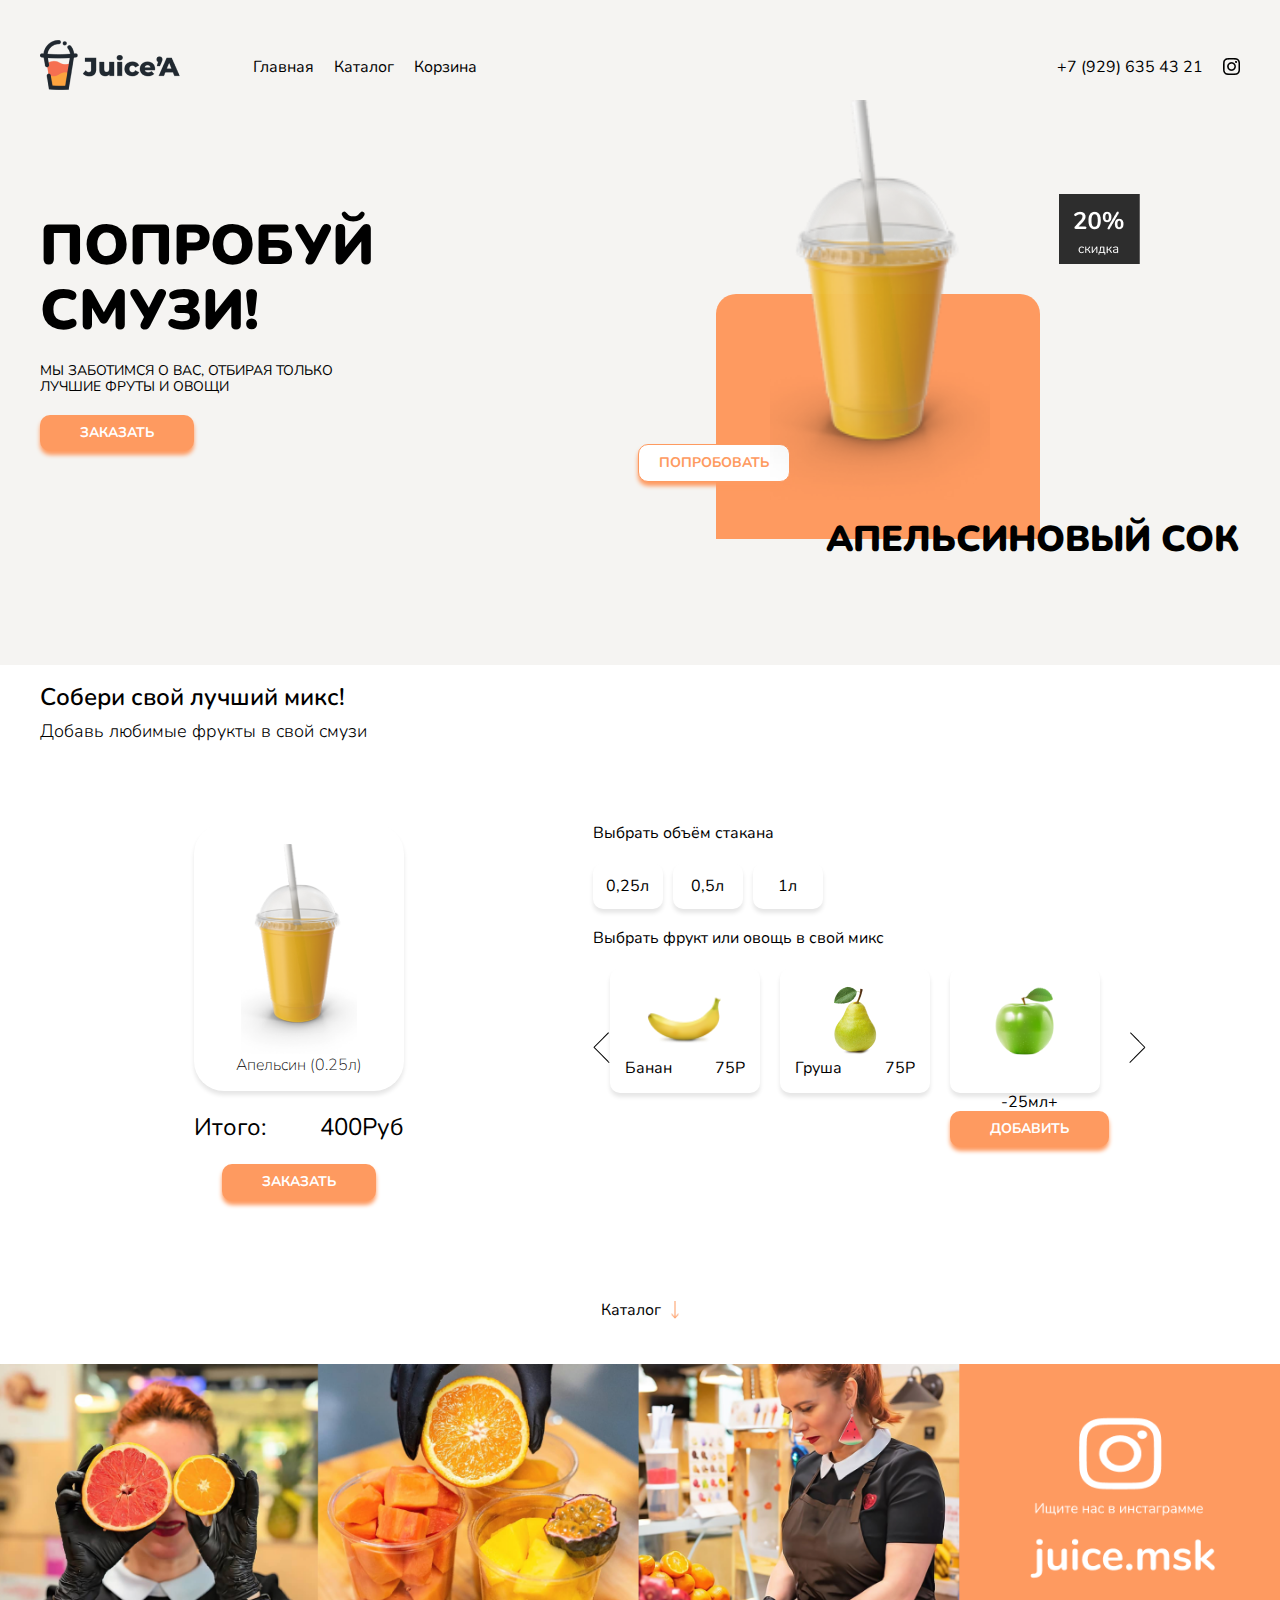
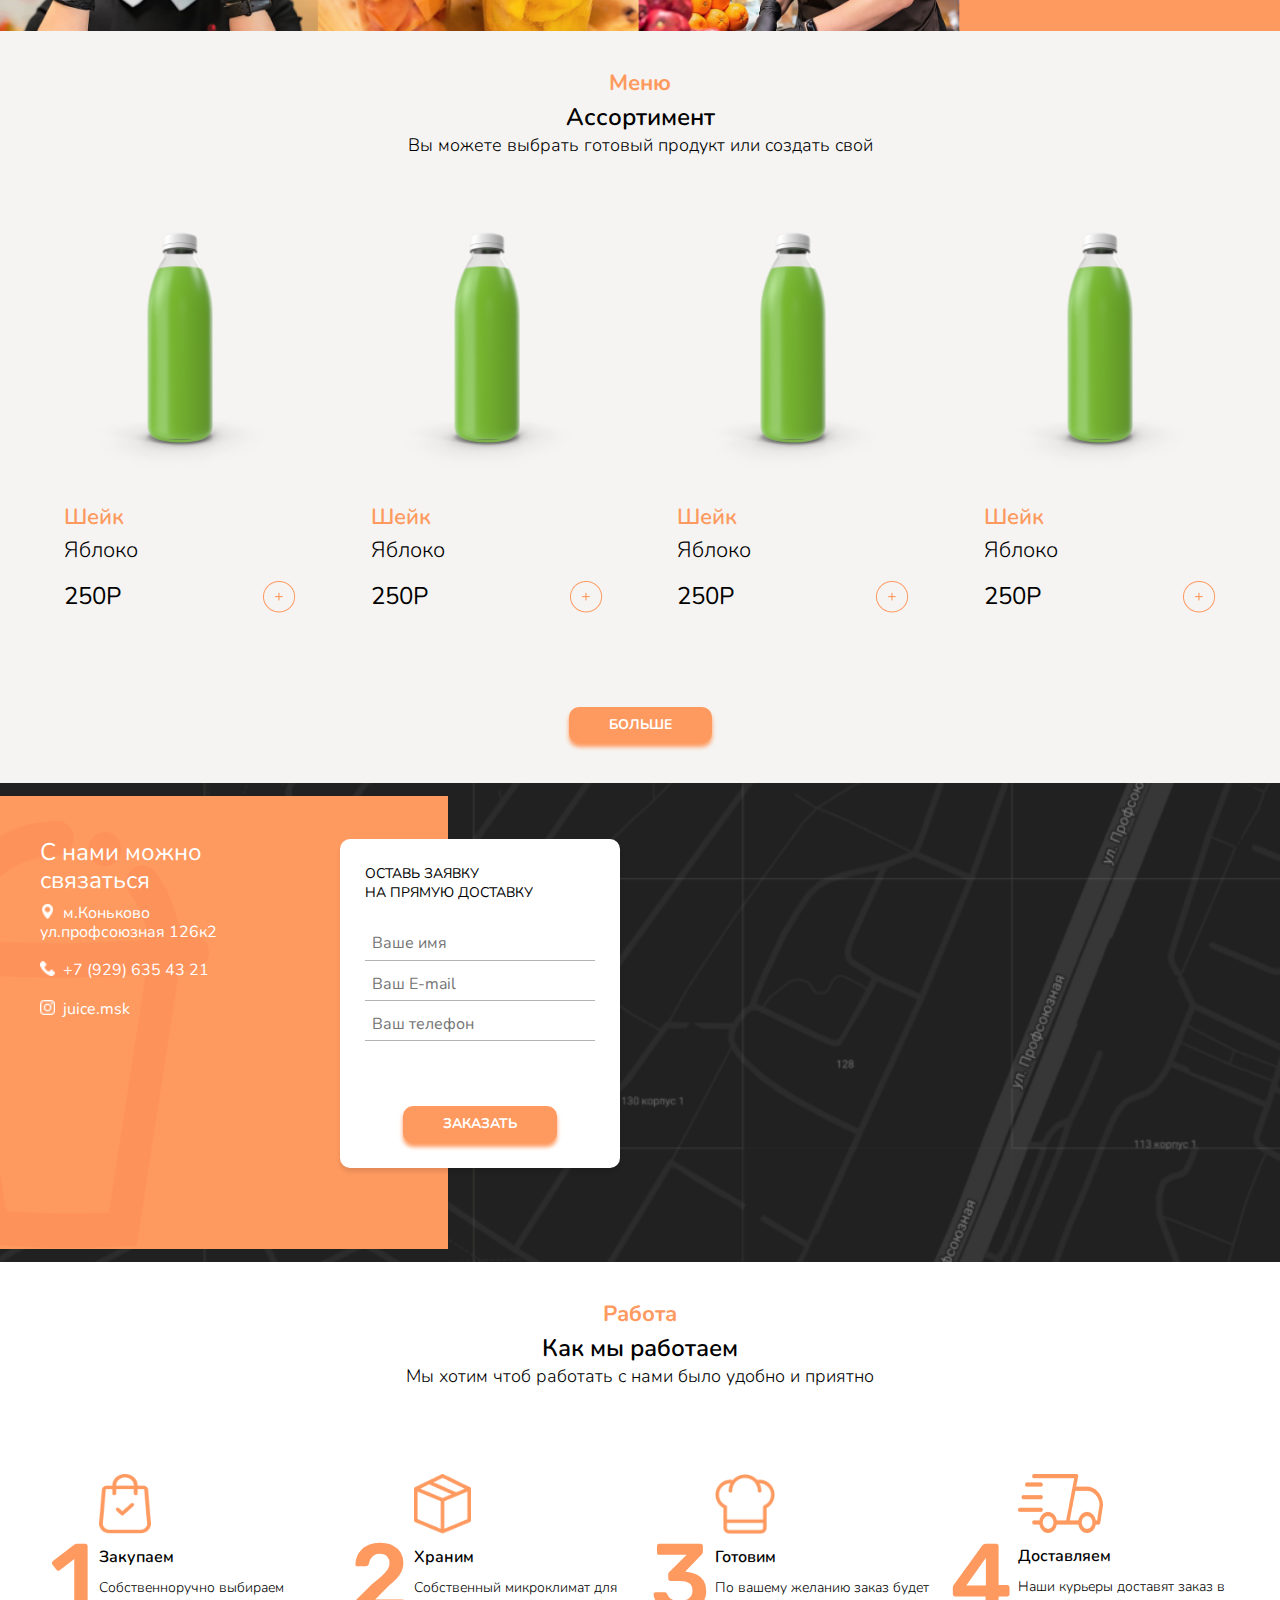
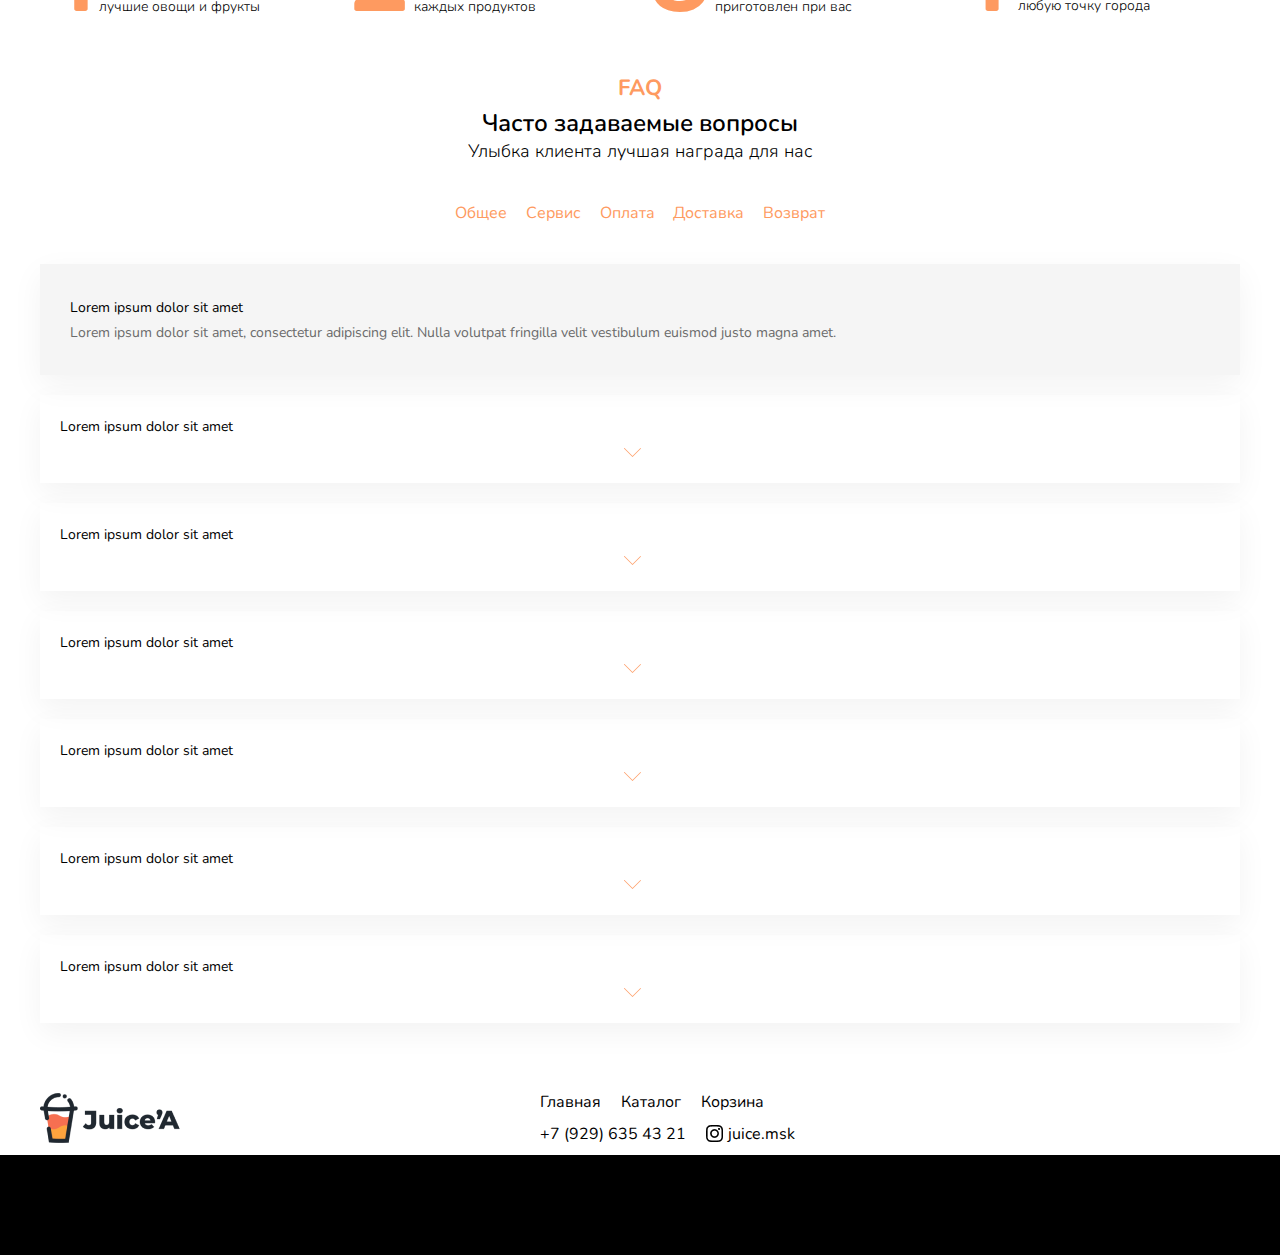
<file: index.html>
<!DOCTYPE html>
<html lang="ru">

<head>
    <meta charset="UTF-8">
    <meta http-equiv="X-UA-Compatible" content="IE=edge">
    <meta name="viewport" content="width=device-width, initial-scale=1.0">
    <title>JuiceA</title>
    <link rel="stylesheet" href="css/style.css">
    <link rel="preconnect" href="https://fonts.gstatic.com">
    <link href="https://fonts.googleapis.com/css2?family=Nunito:wght@300;400;600;700;900&display=swap" rel="stylesheet">
    <link href="https://fonts.googleapis.com/css2?family=Rubik:wght@500&display=swap" rel="stylesheet">
</head>

<body>
    <!-- header -->
    <header class="header">
        <div class="container">
            <div class="header__top-bar">
                <div class="logo">
                    <img src="img/logo.png" alt="Juice-logo">
                </div>
                <nav class="menu">
                    <a href="" class="menu__item">Главная</a>
                    <a href="" class="menu__item">Каталог</a>
                    <a href="" class="menu__item">Корзина</a>
                </nav>

                <div class="contacts">
                    <div class="phone">+7 (929) 635 43 21</div>
                    <div class="insta-wrapper"><img class="insta" src="img/instagram.png" alt="instagram"></div>
                </div>
            </div>
            <div class="header__wrapper">
                <div class="promo-slogan">
                    <h1 class="promo-slogan__title">Попробуй смузи!</h1>
                    <p class="promo-slogan__subtitle">Мы заботимся о вас, отбирая только лучшие фруты и овощи</p>
                    <input type="submit" value="Заказать" class="order-button">
                </div>
                <div class="promo-product">
                    <div class="promo-product__basement"></div>
                    <h2 class="promo-product__title">Апельсиновый сок</h2>
                    <img class="promo-product__discount" src="img/price.png" alt="discount">
                    <input type="submit" value="Попробовать" class="promo-product__button">
                </div>
                <img class="promo-product__img" src="img/sok.png" alt="promo-stakan">
            </div>
        </div>
    </header>
    <!-- /header -->

    <!-- mixer -->
    <section class="mixer">
        <div class="container">
            <h3 class="mixer__title">Собери свой лучший микс!</h3>
            <div class="mixer__subtitle">Добавь любимые фрукты в свой смузи</div>
            <div class="mixer__wrapper">
                <div class="mixer-card">
                    <div class="mixer-card__wrapper">
                        <img src="img/sok.png" alt="shaker" class="mixer-card__img">
                        <div class="mixer-card__desc">Апельсин (0.25л)</div>
                    </div>
                    <p class="mixer-card__price">Итого: 400Руб</p>
                    <input type="submit" value="Заказать" class="order-button">
                </div>

                <div class="mixer-selected">
                    <div class="mixer-selected__row-title">Выбрать объём стакана</div>
                    <div class="mixer-selected__row">
                        <input type="button" value="0,25л" class="mixer-selected__volume">
                        <input type="button" value="0,5л" class="mixer-selected__volume">
                        <input type="button" value="1л" class="mixer-selected__volume">
                    </div>

                    <div class="mixer-selected__row-title">Выбрать фрукт или овощь в свой микс</div>
                    <div class="mixer-selected__row">
                        <img src="img/left-arrow.png" alt="Левая стрелка" class="mixer-selected__arrow">

                        <div class="mixer-selected__card">
                            <div class="mixer-selected__card-inner">
                                <img src="img/banana.png" alt="Банан" class="mixer-selected__card-img">
                                <div class="mixer-selected__card-wrapper">
                                    <div class="mixer-selected__card-title">Банан</div>
                                    <div class="mixer-selected__card-price">75Р</div>
                                </div>
                            </div>
                        </div>

                        <div class="mixer-selected__card">
                            <div class="mixer-selected__card-inner">
                                <img src="img/pear.png" alt="Груша" class="mixer-selected__card-img">
                                <div class="mixer-selected__card-wrapper">
                                    <div class="mixer-selected__card-title">Груша</div>
                                    <div class="mixer-selected__card-price">75Р</div>
                                </div>
                            </div>
                        </div>


                        <div class="mixer-selected__card ">
                            <div class="mixer-selected__card-inner">
                                <img src="img/apple.png" alt="Яблоко" class="mixer-selected__card-img">
                            </div>
                            <div class="mixer-selected__wrapper">
                                <div class="mixer-selected__volume-option">-</div>
                                <div class="mixer-selected__volume-status">25мл</div>
                                <div class="mixer-selected__volume-option">+</div>
                            </div>
                            <input type="submit" value="Добавить" class="order-button">
                        </div>

                        <img src="img/right-arrow.png" alt="Левая стрелка" class="mixer-selected__arrow">
                    </div>

                </div>

            </div>
            <div class="next-catalog">
                <div class="next-catalog__text">Каталог</div>
                <img src="img/down-arrow.png" alt="АХАХАХАХ стрелка" class="next-catalog__arrow">
            </div>
        </div>
        </div>
    </section>
    <!-- /mixer -->

    <!-- catalog -->
    <section class="catalog">
        <div class="catalog__inner">
            <img src="img/Reklamny_blok.png" alt="" class="catalog__img">
        </div>
    </section>
    <!-- /catalog -->

    <!-- menu -->
    <section class="block-menu">
        <div class="container">
            <h3 class="block-title">Меню</h3>
            <div class="block-subtitle">Ассортимент</div>
            <p class="block-desc">Вы можете выбрать готовый продукт или создать свой</p>

            <div class="menu-cards">
                <div class="menu-cards__item">
                    <img src="img/Green_Juice_Bottle_I16_2k 1.png" alt="АХАХАХ ещё сок" class="menu-cards__img">
                    <div class="menu-cards__desc-wrapper">
                        <div class="menu-cards__title">Шейк</div>
                        <div class="menu-cards__subtitle">Яблоко</div>
                        <div class="menu-cards__info-wrapper">
                            <div class="menu-cards__price">250Р</div>
                            <img src="img/Кнопка +.png" alt="Добавить" class="menu-cards__add-button">
                        </div>
                    </div>
                </div>
                <div class="menu-cards__item">
                    <img src="img/Green_Juice_Bottle_I16_2k 1.png" alt="АХАХАХ ещё сок" class="menu-cards__img">
                    <div class="menu-cards__desc-wrapper">
                        <div class="menu-cards__title">Шейк</div>
                        <div class="menu-cards__subtitle">Яблоко</div>
                        <div class="menu-cards__info-wrapper">
                            <div class="menu-cards__price">250Р</div>
                            <img src="img/Кнопка +.png" alt="Добавить" class="menu-cards__add-button">
                        </div>
                    </div>
                </div>
                <div class="menu-cards__item">
                    <img src="img/Green_Juice_Bottle_I16_2k 1.png" alt="АХАХАХ ещё сок" class="menu-cards__img">
                    <div class="menu-cards__desc-wrapper">
                        <div class="menu-cards__title">Шейк</div>
                        <div class="menu-cards__subtitle">Яблоко</div>
                        <div class="menu-cards__info-wrapper">
                            <div class="menu-cards__price">250Р</div>
                            <img src="img/Кнопка +.png" alt="Добавить" class="menu-cards__add-button">
                        </div>
                    </div>
                </div>
                <div class="menu-cards__item">
                    <img src="img/Green_Juice_Bottle_I16_2k 1.png" alt="АХАХАХ ещё сок" class="menu-cards__img">
                    <div class="menu-cards__desc-wrapper">
                        <div class="menu-cards__title">Шейк</div>
                        <div class="menu-cards__subtitle">Яблоко</div>
                        <div class="menu-cards__info-wrapper">
                            <div class="menu-cards__price">250Р</div>
                            <img src="img/Кнопка +.png" alt="Добавить" class="menu-cards__add-button">
                        </div>
                    </div>
                </div>
            </div>
            <input type="submit" value="Больше" class="order-button">
        </div>
    </section>
    <!-- /menu -->

    <!-- contacts -->
    <section class="contact-us">
        <div class="container">
            <div class="contact-us__wrapper">
                <div class="contact-us__contacts">
                    <h3 class="contact-us__title">С нами можно<br>связаться</h3>
                    <div class="contact-us__adress">м.Коньково
                        ул.профсоюзная 126к2</div>
                    <div class="contact-us__phone">+7 (929) 635 43 21</div>
                    <div class="contact-us__inst">juice.msk</div>
                </div>
                <form action="" method="post" class="contact-form">
                    <h3 class="contact-form__title">Оставь заявку<br>
                        на прямую доставку</h3>
                    <input type="text" name="name" id="" placeholder="Ваше имя" class="contact-form__input">
                    <input type="email" name="email" id="" placeholder="Ваш E-mail" class="contact-form__input">
                    <input type="phone" name="phone" id="" placeholder="Ваш телефон" class="contact-form__input">
                    <input type="submit" value="Заказать" class="order-button">
                </form>
            </div>
        </div>
    </section>
    <!-- /contacts -->

    <!-- about -->
    <section class="about">
        <div class="container">
            <h3 class="block-title">Работа</h3>
            <div class="block-subtitle">Как мы работаем</div>
            <p class="block-desc">Мы хотим чтоб работать с нами было удобно и приятно</p>
            <div class="about__wrapper">
                <div class="about__item">
                    <div class="about__number">1</div>
                    <div class="about__info">
                        <img src="img/buy.png" alt="" class="about__img">
                        <div class="about__title">Закупаем</div>
                        <div class="about__text">Собственноручно выбираем лучшие овощи и фрукты</div>
                    </div>
                </div>
                <div class="about__item">
                    <div class="about__number">2</div>

                    <div class="about__info">
                        <img src="img/box.png" alt="" class="about__img">
                        <div class="about__title">Храним</div>
                        <div class="about__text">Cобственный микроклимат для каждых продуктов</div>
                    </div>
                </div>
                <div class="about__item">
                    <div class="about__number">3</div>
                    <div class="about__info">
                        <img src="img/cook.png" alt="" class="about__img">
                        <div class="about__title">Готовим</div>
                        <div class="about__text">По вашему желанию заказ будет приготовлен при вас</div>
                    </div>
                </div>
                <div class="about__item">
                    <div class="about__number">4</div>
                    <div class="about__info">
                        <img src="img/deveil.png" alt="" class="about__img">
                        <div class="about__title">Доставляем</div>
                        <div class="about__text">Наши курьеры доставят заказ в любую точку города</div>
                    </div>
                </div>
            </div>
        </div>
    </section>

    <!-- /about -->

    <section class="faq">
        <div class="container">
            <h3 class="block-title">FAQ</h3>
            <div class="block-subtitle">Часто задаваемые вопросы</div>
            <p class="block-desc">Улыбка клиента лучшая награда для нас</p>
            <div class="faq__menu">
                <div class="faq__item">Общее</div>
                <div class="faq__item">Сервис</div>
                <div class="faq__item">Оплата</div>
                <div class="faq__item">Доставка</div>
                <div class="faq__item">Возврат</div>
            </div>
            <div class="faq__wrapper-open">
                <h4 class="faq__title">Lorem ipsum dolor sit amet</h4>
                <p class="faq__text">Lorem ipsum dolor sit amet, consectetur adipiscing elit. Nulla volutpat fringilla velit vestibulum euismod justo magna amet.</p>
            </div>
            <div class="faq__wrapper">
                <h4 class="faq__title">Lorem ipsum dolor sit amet</h4>
                <img src="img/open-block.png" alt="" class="faq__arrow">
            </div>
            <div class="faq__wrapper">
                <h4 class="faq__title">Lorem ipsum dolor sit amet</h4>
                <img src="img/open-block.png" alt="" class="faq__arrow">
            </div>
            <div class="faq__wrapper">
                <h4 class="faq__title">Lorem ipsum dolor sit amet</h4>
                <img src="img/open-block.png" alt="" class="faq__arrow">
            </div>
            <div class="faq__wrapper">
                <h4 class="faq__title">Lorem ipsum dolor sit amet</h4>
                <img src="img/open-block.png" alt="" class="faq__arrow">
            </div>
            <div class="faq__wrapper">
                <h4 class="faq__title">Lorem ipsum dolor sit amet</h4>
                <img src="img/open-block.png" alt="" class="faq__arrow">
            </div>
            <div class="faq__wrapper">
                <h4 class="faq__title">Lorem ipsum dolor sit amet</h4>
                <img src="img/open-block.png" alt="" class="faq__arrow"> 
            </div>
        </div>
    </section>

    <footer class="footer">
        <div class="container">
            <div class="footer__inner">
                <img src="img/logo.png" alt="Juice-logo">
                <div class="footer__wrapper">
                    <nav class="menu">
                        <a href="" class="menu__item">Главная</a>
                        <a href="" class="menu__item">Каталог</a>
                        <a href="" class="menu__item">Корзина</a>
                    </nav>
                    <div class="contacts">
                        <div class="phone">+7 (929) 635 43 21</div>
                        <div class="insta-wrapper"><img class="insta" src="img/instagram.png" alt="instagram">juice.msk</div>
                    </div>
                </div>
            </div>
        </div>
        <div class="footer__under"></div>
    </footer>
</body>

</html>
</file>
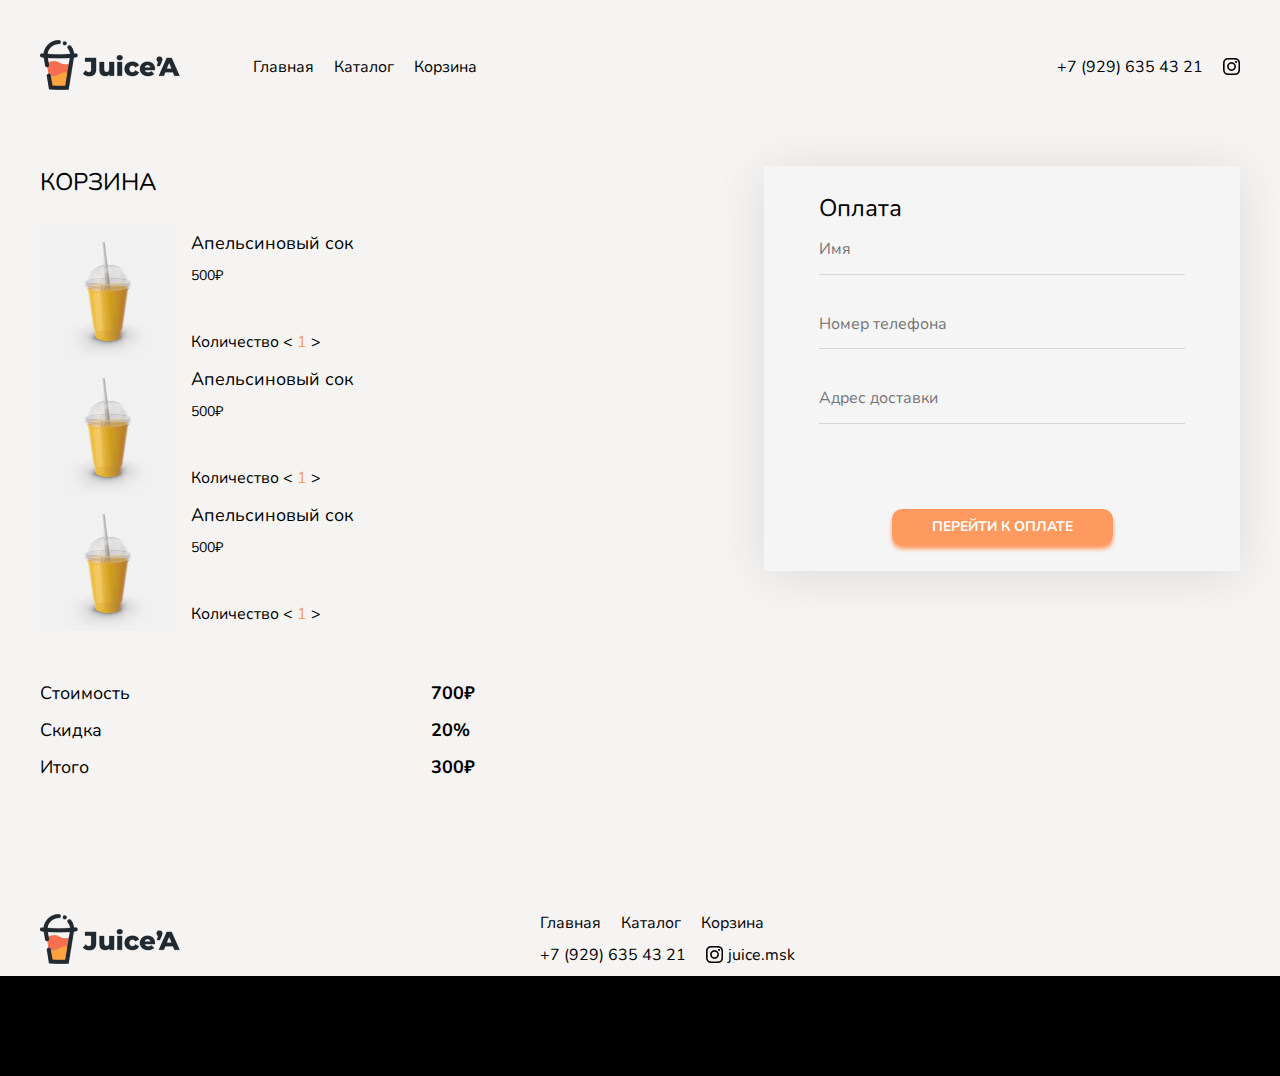
<file: cart.html>
<!DOCTYPE html>
<html lang="ru">

<head>
    <meta charset="UTF-8">
    <meta http-equiv="X-UA-Compatible" content="IE=edge">
    <meta name="viewport" content="width=device-width, initial-scale=1.0">
    <title>JuiceA</title>
    <link rel="stylesheet" href="css/style.css">
    <link rel="preconnect" href="https://fonts.gstatic.com">
    <link href="https://fonts.googleapis.com/css2?family=Nunito:wght@300;400;600;700;900&display=swap" rel="stylesheet">
    <link href="https://fonts.googleapis.com/css2?family=Rubik:wght@500&display=swap" rel="stylesheet">
</head>

<body>
    <!-- header -->
    <header class="header">
        <div class="container">
            <div class="header__top-bar">
                <div class="logo">
                    <img src="img/logo.png" alt="Juice-logo">
                </div>
                <nav class="menu">
                    <a href="" class="menu__item">Главная</a>
                    <a href="" class="menu__item">Каталог</a>
                    <a href="" class="menu__item">Корзина</a>
                </nav>

                <div class="contacts">
                    <div class="phone">+7 (929) 635 43 21</div>
                    <div class="insta-wrapper"><img class="insta" src="img/instagram.png" alt="instagram"></div>
                </div>
            </div>
        </div>
    </header>

    <main class="cart">
        <div class="container">
            <div class="cart__inner">
                <div class="cart-order">
                    <h1 class="cart-order__title">Корзина</h1>
                    <div class="cart-order__inner">
                        <div class="cart-order__cards">
                            <div class="cart-order__item">
                                <img src="img/sokkkkkk.png" alt="" class="cart-order__img">
                                <div class="cart-order__desc">
                                    <div class="cart-order__item-title">Апельсиновый сок</div>
                                    <div class="cart-order__price">500₽</div>
                                    <div class="cart-order__add">Количество < <span>1</span> ></div>
                                </div>
                            </div>
                            <div class="cart-order__item">
                                <img src="img/sokkkkkk.png" alt="" class="cart-order__img">
                                <div class="cart-order__desc">
                                    <div class="cart-order__item-title">Апельсиновый сок</div>
                                    <div class="cart-order__price">500₽</div>
                                    <div class="cart-order__add">Количество < <span>1</span> ></div>
                                </div>
                            </div>
                            <div class="cart-order__item">
                                <img src="img/sokkkkkk.png" alt="" class="cart-order__img">
                                <div class="cart-order__desc">
                                    <div class="cart-order__item-title">Апельсиновый сок</div>
                                    <div class="cart-order__price">500₽</div>
                                    <div class="cart-order__add">Количество < <span>1</span> ></div>
                                </div>
                            </div>
                        </div>
                    </div>
                    <div class="cart-order__sum">
                        <div class="cart-order__sum-name">
                            <div class="cart-order__sum-item">Стоимость</div>
                            <div class="cart-order__sum-item">Скидка</div>
                            <div class="cart-order__sum-item">Итого</div>
                        </div>
                        <div class="cart-order__sum-artic">
                            <div class="cart-order__artic-item">700₽</div>
                            <div class="cart-order__artic-item">20%</div>
                            <div class="cart-order__artic-item">300₽</div>
                        </div>
                    </div>
                </div>

                <div class="payment">
                    <h2 class="payment__title">Оплата</h2>
                    <input type="text" placeholder="Имя" name="name" id="name" class="payment__input">
                    <input type="phone" placeholder="Номер телефона" name="phone" id="phone" class="payment__input">
                    <input type="text" placeholder="Адрес доставки" name="adres" id="adres" class="payment__input">
                    <input type="submit" value="Перейти к оплате" class="order-button">
                </div> 
            </div>
        </div>
    </main>
    <footer class="footer footer_gray-bg">
        <div class="container">
            <div class="footer__inner">
                <img src="img/logo.png" alt="Juice-logo">
                <div class="footer__wrapper">
                    <nav class="menu">
                        <a href="" class="menu__item">Главная</a>
                        <a href="" class="menu__item">Каталог</a>
                        <a href="" class="menu__item">Корзина</a>
                    </nav>
                    <div class="contacts">
                        <div class="phone">+7 (929) 635 43 21</div>
                        <div class="insta-wrapper"><img class="insta" src="img/instagram.png" alt="instagram">juice.msk
                        </div>
                    </div>
                </div>
            </div>
        </div>
        <div class="footer__under"></div>
    </footer>
</body>

</html>
</file>
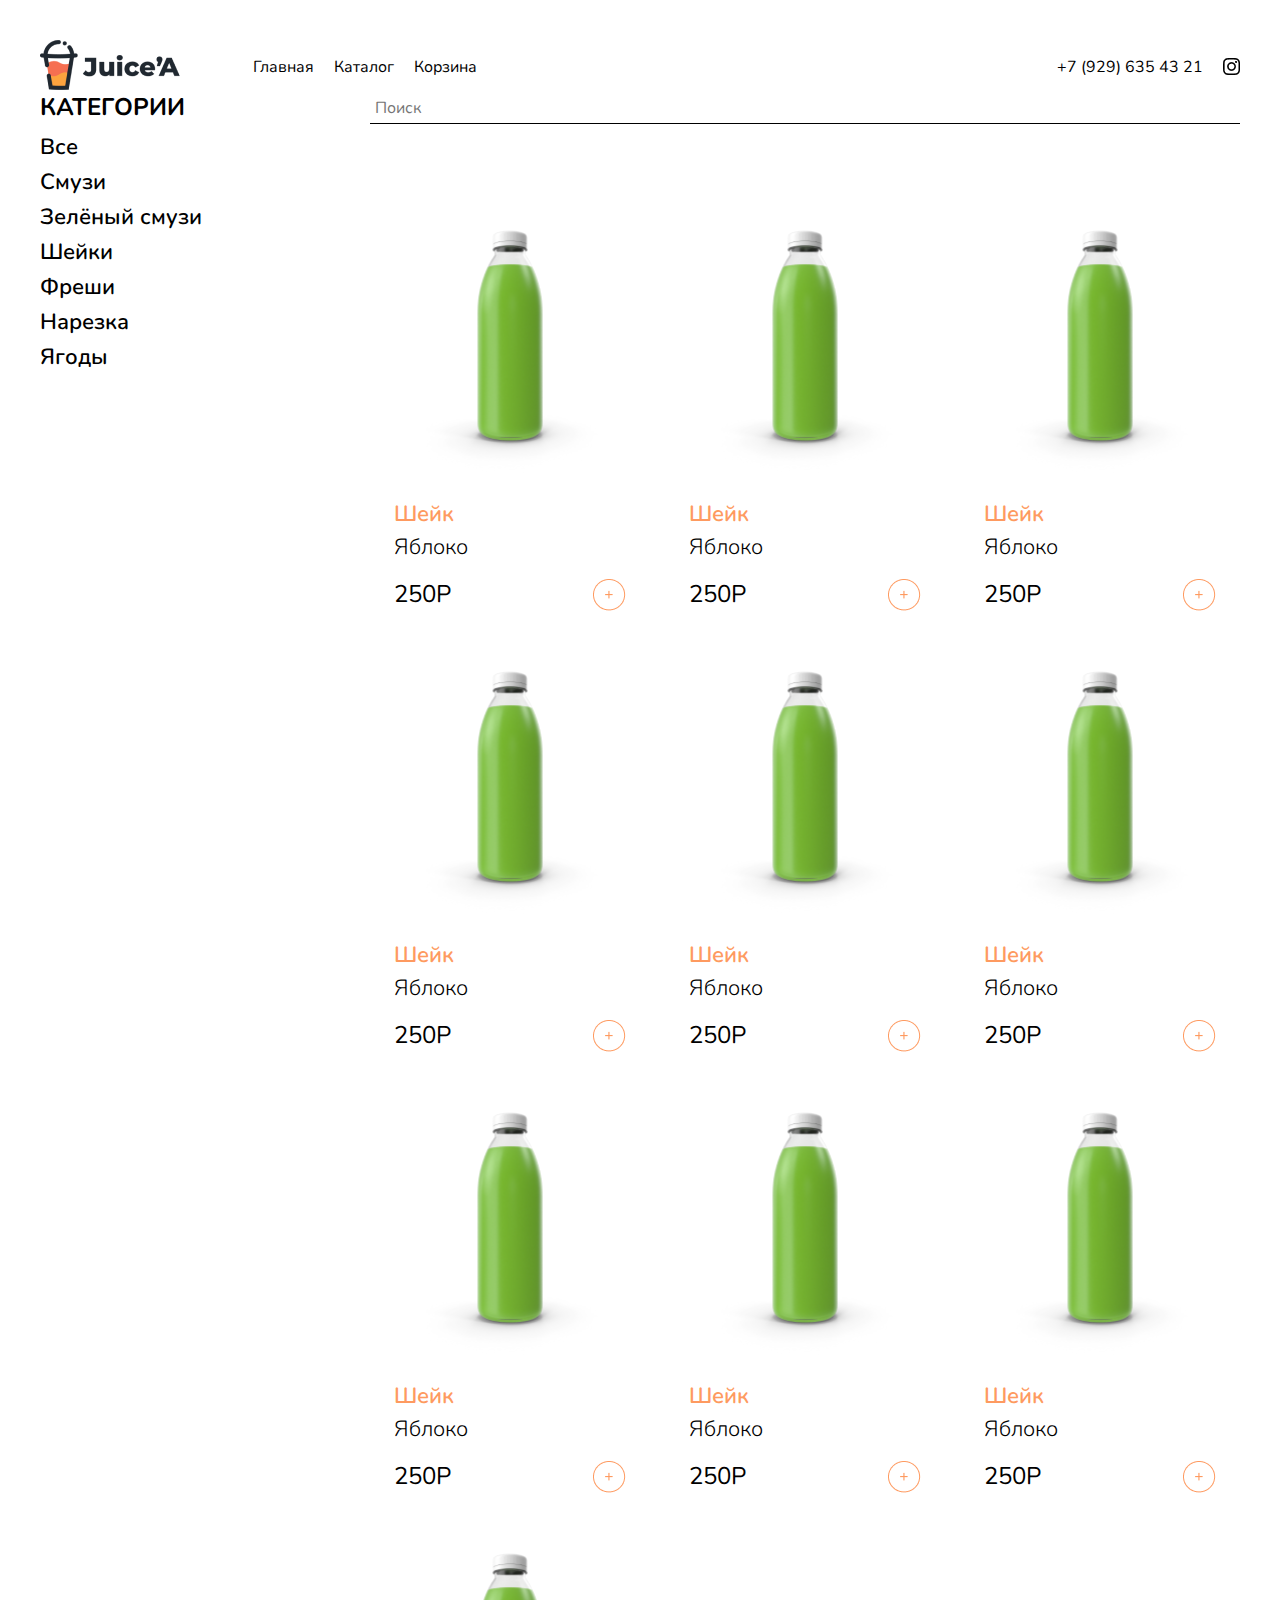
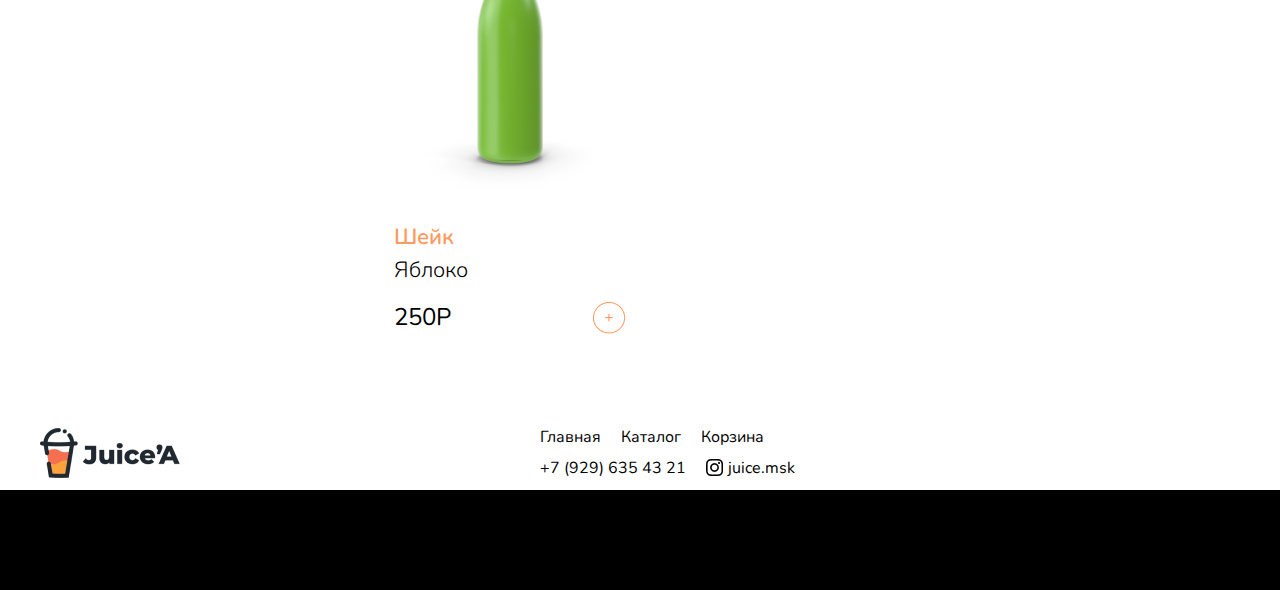
<file: categories.html>
<!DOCTYPE html>
<html lang="ru">

<head>
    <meta charset="UTF-8">
    <meta http-equiv="X-UA-Compatible" content="IE=edge">
    <meta name="viewport" content="width=device-width, initial-scale=1">
    <title>JuiceA</title>
    <link rel="stylesheet" href="css/style.css">
    <link rel="preconnect" href="https://fonts.gstatic.com">
    <link href="https://fonts.googleapis.com/css2?family=Nunito:wght@300;400;600;700;900&display=swap" rel="stylesheet">
    <link href="https://fonts.googleapis.com/css2?family=Rubik:wght@500&display=swap" rel="stylesheet">
</head>

<body>
    <!-- header -->
    <header>
        <div class="container">
            <div class="header__top-bar">
                <div class="logo">
                    <img src="img/logo.png" alt="Juice-logo">
                </div>
                <nav class="menu">
                    <a href="" class="menu__item">Главная</a>
                    <a href="" class="menu__item">Каталог</a>
                    <a href="" class="menu__item">Корзина</a>
                </nav>

                <div class="contacts">
                    <div class="phone">+7 (929) 635 43 21</div>
                    <div class="insta-wrapper"><img class="insta" src="img/instagram.png" alt="instagram"></div>
                </div>
            </div>
        </div>
    </header>
    <!-- /header -->

    <main class="categories">
        <div class="container">
            <div class="categories__wrapper">
                <div class="categories__menu-wrapper">
                    <h1 class="categories__title">Категории</h1>
                    <ul class="categories__menu">
                        <li class="categories__menu-item">Все</li>
                        <li class="categories__menu-item">Смузи</li>
                        <li class="categories__menu-item">Зелёный смузи</li>
                        <li class="categories__menu-item">Шейки</li>
                        <li class="categories__menu-item">Фреши</li>
                        <li class="categories__menu-item">Нарезка</li>
                        <li class="categories__menu-item">Ягоды</li>
                    </ul>
                </div>
                <div class="categories__list">
                    <input type="search" placeholder="Поиск" name="search" id="search" class="categories__search">
                    <div class="menu-cards">
                        <div class="menu-cards__item">
                            <img src="img/Green_Juice_Bottle_I16_2k 1.png" alt="АХАХАХ ещё сок" class="menu-cards__img">
                            <div class="menu-cards__desc-wrapper">
                                <div class="menu-cards__title">Шейк</div>
                                <div class="menu-cards__subtitle">Яблоко</div>
                                <div class="menu-cards__info-wrapper">
                                    <div class="menu-cards__price">250Р</div>
                                    <img src="img/Кнопка +.png" alt="Добавить" class="menu-cards__add-button">
                                </div>
                            </div>
                        </div>
                        <div class="menu-cards__item">
                            <img src="img/Green_Juice_Bottle_I16_2k 1.png" alt="АХАХАХ ещё сок" class="menu-cards__img">
                            <div class="menu-cards__desc-wrapper">
                                <div class="menu-cards__title">Шейк</div>
                                <div class="menu-cards__subtitle">Яблоко</div>
                                <div class="menu-cards__info-wrapper">
                                    <div class="menu-cards__price">250Р</div>
                                    <img src="img/Кнопка +.png" alt="Добавить" class="menu-cards__add-button">
                                </div>
                            </div>
                        </div>
                        <div class="menu-cards__item">
                            <img src="img/Green_Juice_Bottle_I16_2k 1.png" alt="АХАХАХ ещё сок" class="menu-cards__img">
                            <div class="menu-cards__desc-wrapper">
                                <div class="menu-cards__title">Шейк</div>
                                <div class="menu-cards__subtitle">Яблоко</div>
                                <div class="menu-cards__info-wrapper">
                                    <div class="menu-cards__price">250Р</div>
                                    <img src="img/Кнопка +.png" alt="Добавить" class="menu-cards__add-button">
                                </div>
                            </div>
                        </div>
                        <div class="menu-cards__item">
                            <img src="img/Green_Juice_Bottle_I16_2k 1.png" alt="АХАХАХ ещё сок" class="menu-cards__img">
                            <div class="menu-cards__desc-wrapper">
                                <div class="menu-cards__title">Шейк</div>
                                <div class="menu-cards__subtitle">Яблоко</div>
                                <div class="menu-cards__info-wrapper">
                                    <div class="menu-cards__price">250Р</div>
                                    <img src="img/Кнопка +.png" alt="Добавить" class="menu-cards__add-button">
                                </div>
                            </div>
                        </div>
                        <div class="menu-cards__item">
                            <img src="img/Green_Juice_Bottle_I16_2k 1.png" alt="АХАХАХ ещё сок" class="menu-cards__img">
                            <div class="menu-cards__desc-wrapper">
                                <div class="menu-cards__title">Шейк</div>
                                <div class="menu-cards__subtitle">Яблоко</div>
                                <div class="menu-cards__info-wrapper">
                                    <div class="menu-cards__price">250Р</div>
                                    <img src="img/Кнопка +.png" alt="Добавить" class="menu-cards__add-button">
                                </div>
                            </div>
                        </div>
                        <div class="menu-cards__item">
                            <img src="img/Green_Juice_Bottle_I16_2k 1.png" alt="АХАХАХ ещё сок" class="menu-cards__img">
                            <div class="menu-cards__desc-wrapper">
                                <div class="menu-cards__title">Шейк</div>
                                <div class="menu-cards__subtitle">Яблоко</div>
                                <div class="menu-cards__info-wrapper">
                                    <div class="menu-cards__price">250Р</div>
                                    <img src="img/Кнопка +.png" alt="Добавить" class="menu-cards__add-button">
                                </div>
                            </div>
                        </div>
                        <div class="menu-cards__item">
                            <img src="img/Green_Juice_Bottle_I16_2k 1.png" alt="АХАХАХ ещё сок" class="menu-cards__img">
                            <div class="menu-cards__desc-wrapper">
                                <div class="menu-cards__title">Шейк</div>
                                <div class="menu-cards__subtitle">Яблоко</div>
                                <div class="menu-cards__info-wrapper">
                                    <div class="menu-cards__price">250Р</div>
                                    <img src="img/Кнопка +.png" alt="Добавить" class="menu-cards__add-button">
                                </div>
                            </div>
                        </div>
                        <div class="menu-cards__item">
                            <img src="img/Green_Juice_Bottle_I16_2k 1.png" alt="АХАХАХ ещё сок" class="menu-cards__img">
                            <div class="menu-cards__desc-wrapper">
                                <div class="menu-cards__title">Шейк</div>
                                <div class="menu-cards__subtitle">Яблоко</div>
                                <div class="menu-cards__info-wrapper">
                                    <div class="menu-cards__price">250Р</div>
                                    <img src="img/Кнопка +.png" alt="Добавить" class="menu-cards__add-button">
                                </div>
                            </div>
                        </div>
                        <div class="menu-cards__item">
                            <img src="img/Green_Juice_Bottle_I16_2k 1.png" alt="АХАХАХ ещё сок" class="menu-cards__img">
                            <div class="menu-cards__desc-wrapper">
                                <div class="menu-cards__title">Шейк</div>
                                <div class="menu-cards__subtitle">Яблоко</div>
                                <div class="menu-cards__info-wrapper">
                                    <div class="menu-cards__price">250Р</div>
                                    <img src="img/Кнопка +.png" alt="Добавить" class="menu-cards__add-button">
                                </div>
                            </div>
                        </div>
                        <div class="menu-cards__item">
                            <img src="img/Green_Juice_Bottle_I16_2k 1.png" alt="АХАХАХ ещё сок" class="menu-cards__img">
                            <div class="menu-cards__desc-wrapper">
                                <div class="menu-cards__title">Шейк</div>
                                <div class="menu-cards__subtitle">Яблоко</div>
                                <div class="menu-cards__info-wrapper">
                                    <div class="menu-cards__price">250Р</div>
                                    <img src="img/Кнопка +.png" alt="Добавить" class="menu-cards__add-button">
                                </div>
                            </div>
                        </div>
                    </div>
                </div>
                
            </div>
        </div>
    </main>

    <footer class="footer">
        <div class="container">
            <div class="footer__inner">
                <img src="img/logo.png" alt="Juice-logo">
                <div class="footer__wrapper">
                    <nav class="menu">
                        <a href="" class="menu__item">Главная</a>
                        <a href="" class="menu__item">Каталог</a>
                        <a href="" class="menu__item">Корзина</a>
                    </nav>
                    <div class="contacts">
                        <div class="phone">+7 (929) 635 43 21</div>
                        <div class="insta-wrapper"><img class="insta" src="img/instagram.png" alt="instagram">juice.msk
                        </div>
                    </div>
                </div>
            </div>
        </div>
        <div class="footer__under"></div>
    </footer>
</body>

</html>
</file>
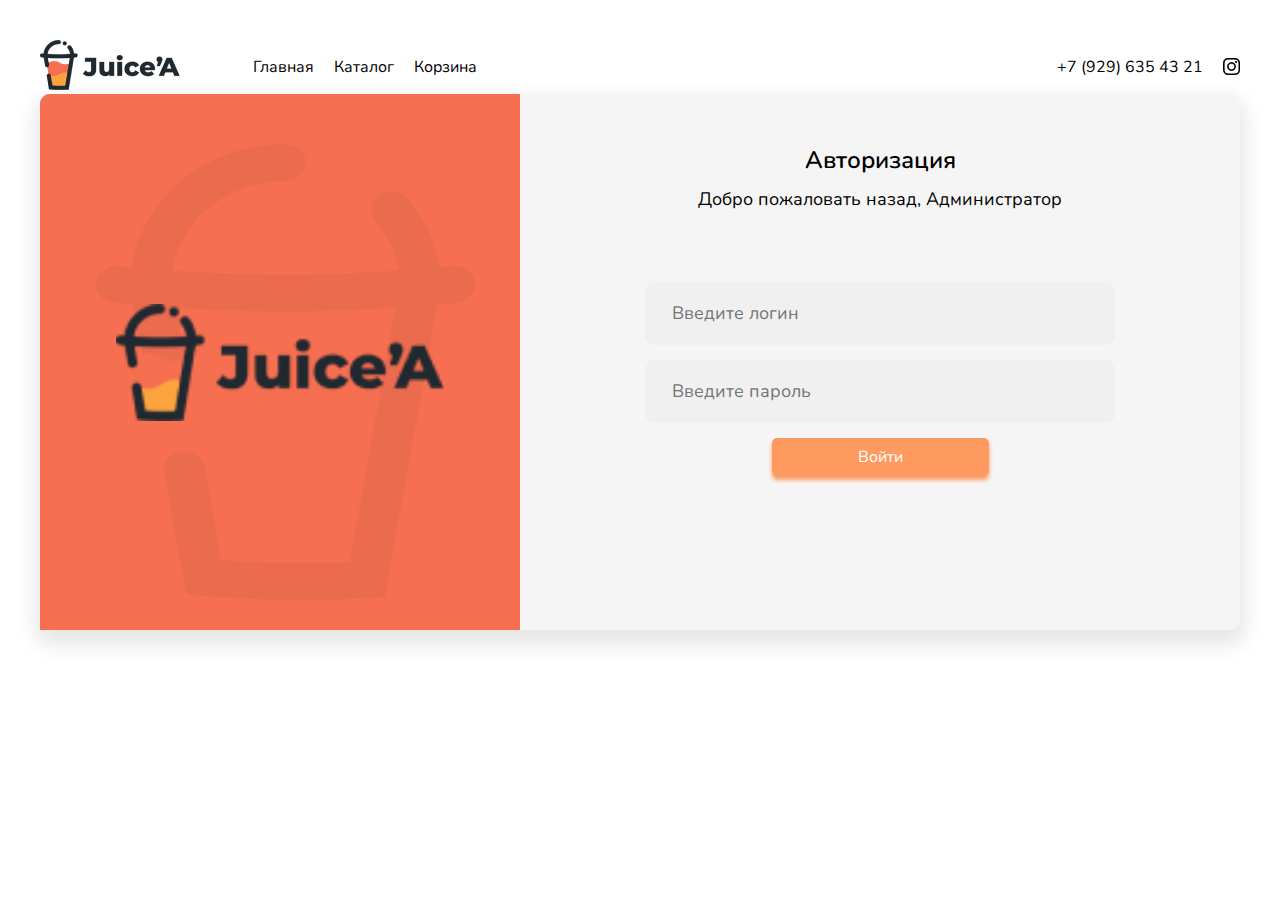
<file: login.html>
<!DOCTYPE html>
<html lang="ru">

<head>
    <meta charset="UTF-8">
    <meta http-equiv="X-UA-Compatible" content="IE=edge">
    <meta name="viewport" content="width=device-width, initial-scale=1.0">
    <title>JuiceA</title>
    <link rel="stylesheet" href="css/style.css">
    <link rel="preconnect" href="https://fonts.gstatic.com">
    <link href="https://fonts.googleapis.com/css2?family=Nunito:wght@300;400;600;700;900&display=swap" rel="stylesheet">
    <link href="https://fonts.googleapis.com/css2?family=Rubik:wght@500&display=swap" rel="stylesheet">
</head>

<body>
    <!-- header -->
    <header>
        <div class="container">
            <div class="header__top-bar">
                <div class="logo">
                    <img src="img/logo.png" alt="Juice-logo">
                </div>
                <nav class="menu">
                    <a href="" class="menu__item">Главная</a>
                    <a href="" class="menu__item">Каталог</a>
                    <a href="" class="menu__item">Корзина</a>
                </nav>

                <div class="contacts">
                    <div class="phone">+7 (929) 635 43 21</div>
                    <div class="insta-wrapper"><img class="insta" src="img/instagram.png" alt="instagram"></div>
                </div>
            </div>
        </div>
    </header>

    <main class="login">
        <div class="container">
            <div class="login__inner">
                <div class="login__promo">
                    <img src="img/logo.png" alt="" class="login__logo">                    
                </div>
                <form action="auth.php" method="post" class="login__form">
                    <h1 class="login__title">Авторизация</h1>
                    <p class="login__subtitle">Добро пожаловать назад, Администратор</p>
                    <input type="text" placeholder="Введите логин" name="login" id="login" class="login__input">
                    <input type="text" placeholder="Введите пароль" name="password" id="password" class="login__input">
                    <input type="submit" value="Войти" class="send-button">
                </form>
            </div>
        </div>
    </main>

</body>
</html>
</file>
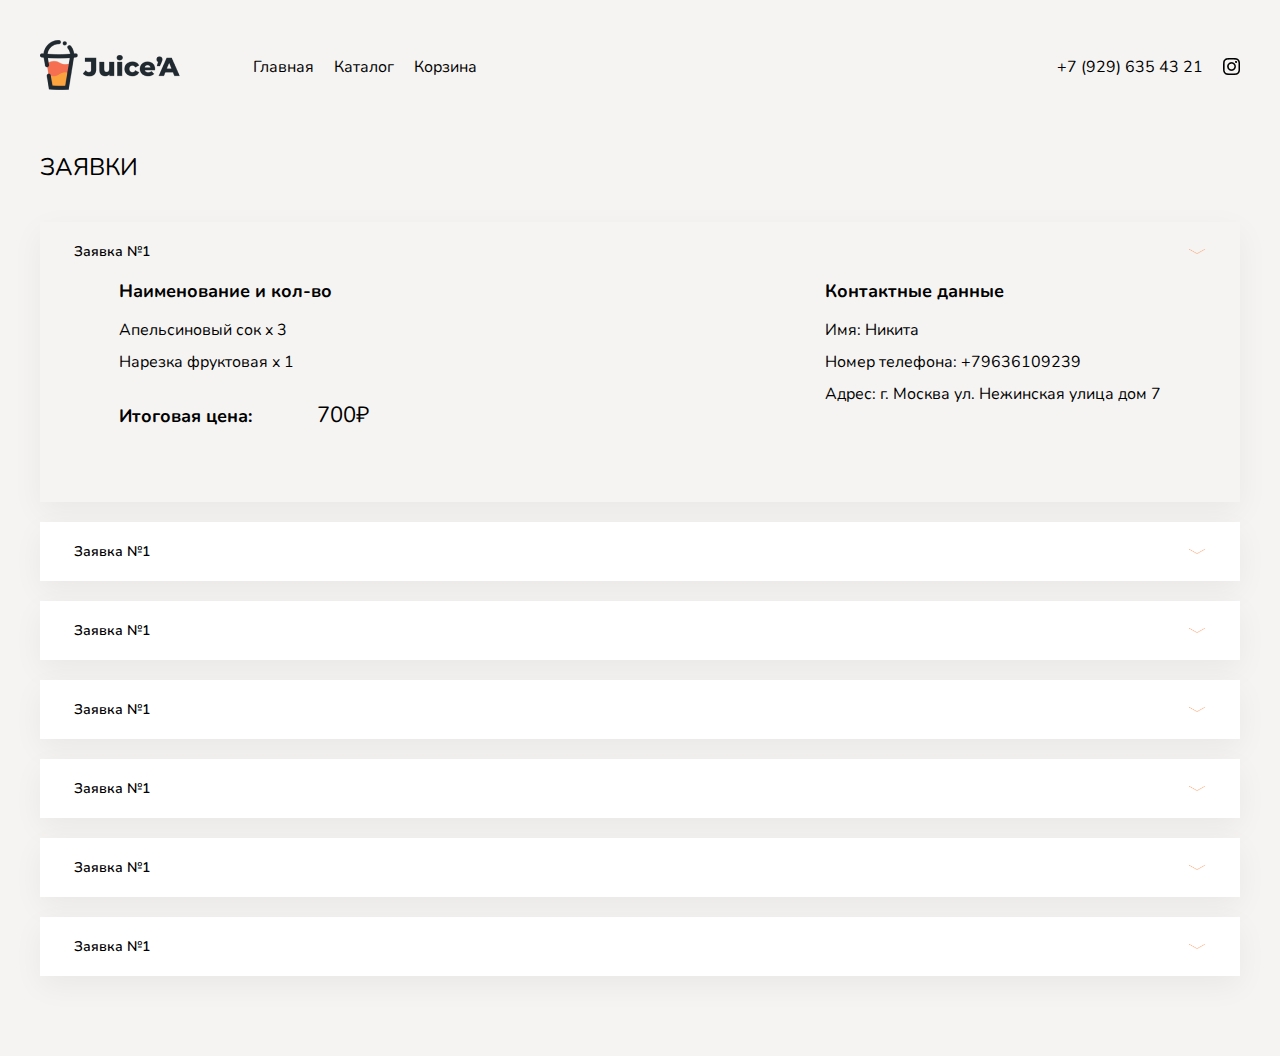
<file: orders.html>
<!DOCTYPE html>
<html lang="ru">

<head>
    <meta charset="UTF-8">
    <meta http-equiv="X-UA-Compatible" content="IE=edge">
    <meta name="viewport" content="width=device-width, initial-scale=1.0">
    <title>JuiceA</title>
    <link rel="stylesheet" href="css/style.css">
    <link rel="preconnect" href="https://fonts.gstatic.com">
    <link href="https://fonts.googleapis.com/css2?family=Nunito:wght@300;400;600;700;900&display=swap" rel="stylesheet">
    <link href="https://fonts.googleapis.com/css2?family=Rubik:wght@500&display=swap" rel="stylesheet">
</head>

<body>
    <!-- header -->
    <header class="header">
        <div class="container">
            <div class="header__top-bar">
                <div class="logo">
                    <img src="img/logo.png" alt="Juice-logo">
                </div>
                <nav class="menu">
                    <a href="" class="menu__item">Главная</a>
                    <a href="" class="menu__item">Каталог</a>
                    <a href="" class="menu__item">Корзина</a>
                </nav>

                <div class="contacts">
                    <div class="phone">+7 (929) 635 43 21</div>
                    <div class="insta-wrapper"><img class="insta" src="img/instagram.png" alt="instagram"></div>
                </div>
            </div>
        </div>
    </header>

    <main class="orders">
        <div class="container">
            <div class="orders__inner">
                <h1 class="orders__title">Заявки</h1>
                <div class="orders__item orders__item_open">
                    <div class="orders__item-top">
                        <h2 class="orders__name">Заявка №1</h2>
                        <img src="img/open-block.png" alt="" class="orders__arrow">
                    </div>
                    <div class="orders__item-wrapper">
                        <div class="orders__order">
                            <div class="orders__item-title">Наименование и кол-во</div>
                            <div class="orders__product">Апельсиновый сок x 3</div>
                            <div class="orders__product">Нарезка фруктовая x 1</div>
                            <div class="orders__price">Итоговая цена: <span>700₽</span></div>
                        </div>
                        <div class="orders__contacts">
                            <div class="orders__item-title">Контактные данные</div>
                            <div class="orders__contact-info">Имя: Никита</div>
                            <div class="orders__contact-info">Номер телефона: +79636109239</div>
                            <div class="orders__contact-info">Адрес: г. Москва ул. Нежинская улица дом 7</div>
                        </div>
                    </div>
                </div>
                <div class="orders__item">
                    <div class="orders__item-top">
                        <h2 class="orders__name">Заявка №1</h2>
                        <img src="img/open-block.png" alt="" class="orders__arrow">
                    </div>
                </div>
                <div class="orders__item">
                    <div class="orders__item-top">
                        <h2 class="orders__name">Заявка №1</h2>
                        <img src="img/open-block.png" alt="" class="orders__arrow">
                    </div>
                </div>
                <div class="orders__item">
                    <div class="orders__item-top">
                        <h2 class="orders__name">Заявка №1</h2>
                        <img src="img/open-block.png" alt="" class="orders__arrow">
                    </div>
                </div>
                <div class="orders__item">
                    <div class="orders__item-top">
                        <h2 class="orders__name">Заявка №1</h2>
                        <img src="img/open-block.png" alt="" class="orders__arrow">
                    </div>
                </div>
                <div class="orders__item">
                    <div class="orders__item-top">
                        <h2 class="orders__name">Заявка №1</h2>
                        <img src="img/open-block.png" alt="" class="orders__arrow">
                    </div>
                </div>
                <div class="orders__item">
                    <div class="orders__item-top">
                        <h2 class="orders__name">Заявка №1</h2>
                        <img src="img/open-block.png" alt="" class="orders__arrow">
                    </div>
                </div>
                
            </div>
        </div>
    </main>

</body>

</html>
</file>
<file: css/style.css>
/*! normalize.css v8.0.1 | MIT License | github.com/necolas/normalize.css */
/* Document
   ========================================================================== */
/**
 * 1. Correct the line height in all browsers.
 * 2. Prevent adjustments of font size after orientation changes in iOS.
 */
html {
  line-height: 1.15;
  /* 1 */
  -webkit-text-size-adjust: 100%;
  /* 2 */
}

/* Sections
     ========================================================================== */
/**
   * Remove the margin in all browsers.
   */
body {
  margin: 0;
}

/**
   * Render the `main` element consistently in IE.
   */
main {
  display: block;
}

/**
   * Correct the font size and margin on `h1` elements within `section` and
   * `article` contexts in Chrome, Firefox, and Safari.
   */
h1 {
  font-size: 2em;
  margin: 0.67em 0;
}

/* Grouping content
     ========================================================================== */
/**
   * 1. Add the correct box sizing in Firefox.
   * 2. Show the overflow in Edge and IE.
   */
hr {
  -webkit-box-sizing: content-box;
          box-sizing: content-box;
  /* 1 */
  height: 0;
  /* 1 */
  overflow: visible;
  /* 2 */
}

/**
   * 1. Correct the inheritance and scaling of font size in all browsers.
   * 2. Correct the odd `em` font sizing in all browsers.
   */
pre {
  font-family: monospace, monospace;
  /* 1 */
  font-size: 1em;
  /* 2 */
}

/* Text-level semantics
     ========================================================================== */
/**
   * Remove the gray background on active links in IE 10.
   */
a {
  background-color: transparent;
}

/**
   * 1. Remove the bottom border in Chrome 57-
   * 2. Add the correct text decoration in Chrome, Edge, IE, Opera, and Safari.
   */
abbr[title] {
  border-bottom: none;
  /* 1 */
  text-decoration: underline;
  /* 2 */
  -webkit-text-decoration: underline dotted;
          text-decoration: underline dotted;
  /* 2 */
}

/**
   * Add the correct font weight in Chrome, Edge, and Safari.
   */
b,
strong {
  font-weight: bolder;
}

/**
   * 1. Correct the inheritance and scaling of font size in all browsers.
   * 2. Correct the odd `em` font sizing in all browsers.
   */
code,
kbd,
samp {
  font-family: monospace, monospace;
  /* 1 */
  font-size: 1em;
  /* 2 */
}

/**
   * Add the correct font size in all browsers.
   */
small {
  font-size: 80%;
}

/**
   * Prevent `sub` and `sup` elements from affecting the line height in
   * all browsers.
   */
sub,
sup {
  font-size: 75%;
  line-height: 0;
  position: relative;
  vertical-align: baseline;
}

sub {
  bottom: -0.25em;
}

sup {
  top: -0.5em;
}

/* Embedded content
     ========================================================================== */
/**
   * Remove the border on images inside links in IE 10.
   */
img {
  border-style: none;
}

/* Forms
     ========================================================================== */
/**
   * 1. Change the font styles in all browsers.
   * 2. Remove the margin in Firefox and Safari.
   */
button,
input,
optgroup,
select,
textarea {
  font-family: inherit;
  /* 1 */
  font-size: 100%;
  /* 1 */
  line-height: 1.15;
  /* 1 */
  margin: 0;
  /* 2 */
}

/**
   * Show the overflow in IE.
   * 1. Show the overflow in Edge.
   */
button,
input {
  /* 1 */
  overflow: visible;
}

/**
   * Remove the inheritance of text transform in Edge, Firefox, and IE.
   * 1. Remove the inheritance of text transform in Firefox.
   */
button,
select {
  /* 1 */
  text-transform: none;
}

/**
   * Correct the inability to style clickable types in iOS and Safari.
   */
button,
[type="button"],
[type="reset"],
[type="submit"] {
  -webkit-appearance: button;
}

/**
   * Remove the inner border and padding in Firefox.
   */
button::-moz-focus-inner,
[type="button"]::-moz-focus-inner,
[type="reset"]::-moz-focus-inner,
[type="submit"]::-moz-focus-inner {
  border-style: none;
  padding: 0;
}

/**
   * Restore the focus styles unset by the previous rule.
   */
button:-moz-focusring,
[type="button"]:-moz-focusring,
[type="reset"]:-moz-focusring,
[type="submit"]:-moz-focusring {
  outline: 1px dotted ButtonText;
}

/**
   * Correct the padding in Firefox.
   */
fieldset {
  padding: 0.35em 0.75em 0.625em;
}

/**
   * 1. Correct the text wrapping in Edge and IE.
   * 2. Correct the color inheritance from `fieldset` elements in IE.
   * 3. Remove the padding so developers are not caught out when they zero out
   *    `fieldset` elements in all browsers.
   */
legend {
  -webkit-box-sizing: border-box;
          box-sizing: border-box;
  /* 1 */
  color: inherit;
  /* 2 */
  display: table;
  /* 1 */
  max-width: 100%;
  /* 1 */
  padding: 0;
  /* 3 */
  white-space: normal;
  /* 1 */
}

/**
   * Add the correct vertical alignment in Chrome, Firefox, and Opera.
   */
progress {
  vertical-align: baseline;
}

/**
   * Remove the default vertical scrollbar in IE 10+.
   */
textarea {
  overflow: auto;
}

/**
   * 1. Add the correct box sizing in IE 10.
   * 2. Remove the padding in IE 10.
   */
[type="checkbox"],
[type="radio"] {
  -webkit-box-sizing: border-box;
          box-sizing: border-box;
  /* 1 */
  padding: 0;
  /* 2 */
}

/**
   * Correct the cursor style of increment and decrement buttons in Chrome.
   */
[type="number"]::-webkit-inner-spin-button,
[type="number"]::-webkit-outer-spin-button {
  height: auto;
}

/**
   * 1. Correct the odd appearance in Chrome and Safari.
   * 2. Correct the outline style in Safari.
   */
[type="search"] {
  -webkit-appearance: textfield;
  /* 1 */
  outline-offset: -2px;
  /* 2 */
}

/**
   * Remove the inner padding in Chrome and Safari on macOS.
   */
[type="search"]::-webkit-search-decoration {
  -webkit-appearance: none;
}

/**
   * 1. Correct the inability to style clickable types in iOS and Safari.
   * 2. Change font properties to `inherit` in Safari.
   */
::-webkit-file-upload-button {
  -webkit-appearance: button;
  /* 1 */
  font: inherit;
  /* 2 */
}

/* Interactive
     ========================================================================== */
/*
   * Add the correct display in Edge, IE 10+, and Firefox.
   */
details {
  display: block;
}

/*
   * Add the correct display in all browsers.
   */
summary {
  display: list-item;
}

/* Misc
     ========================================================================== */
/**
   * Add the correct display in IE 10+.
   */
template {
  display: none;
}

/**
   * Add the correct display in IE 10.
   */
[hidden] {
  display: none;
}

* {
  margin: 0;
  padding: 0;
  -webkit-box-sizing: border-box;
          box-sizing: border-box;
}

body {
  font-family: 'Nunito', sans-serif;
  color: #000;
}

.container {
  width: 1200px;
  margin: 0 auto;
  position: relative;
}

h1,
h2,
h3,
h4,
h5,
h6 {
  margin: 0;
  padding: 0;
}

.header {
  background-color: #F5F4F2;
}

.header__top-bar {
  display: -webkit-box;
  display: -ms-flexbox;
  display: flex;
  -webkit-box-align: center;
      -ms-flex-align: center;
          align-items: center;
  padding: 40px 0 0 0;
}

.header__wrapper {
  display: -webkit-box;
  display: -ms-flexbox;
  display: flex;
  padding-bottom: 214px;
}

.promo-slogan {
  max-width: 340px;
}

.promo-slogan__title {
  text-transform: uppercase;
  font-size: 56px;
  font-weight: 900;
  margin-bottom: 20px;
  padding-top: 120px;
}

.promo-slogan__subtitle {
  text-transform: uppercase;
  font-size: 14px;
  margin-bottom: 20px;
}

.order-button {
  padding: 10px 40px;
  cursor: pointer;
  -ms-flex-item-align: center;
      -ms-grid-row-align: center;
      align-self: center;
  border-radius: 10px;
  border: none;
  color: #FFF;
  font-size: 14px;
  font-weight: 700;
  text-transform: uppercase;
  outline: none;
  -webkit-box-shadow: 0px 4px 4px #FE9A60;
          box-shadow: 0px 4px 4px #FE9A60;
  background-color: #FE9A60;
}

.logo {
  -webkit-box-flex: 1;
      -ms-flex-positive: 1;
          flex-grow: 1;
}

.contacts {
  display: -webkit-box;
  display: -ms-flexbox;
  display: flex;
  -ms-flex-negative: 1;
      flex-shrink: 1;
}

.phone {
  margin-right: 20px;
}

.insta {
  display: -webkit-box;
  display: -ms-flexbox;
  display: flex;
  max-width: 17px;
  max-height: 17px;
}

.menu {
  display: -webkit-box;
  display: -ms-flexbox;
  display: flex;
  -webkit-box-flex: 8;
      -ms-flex-positive: 8;
          flex-grow: 8;
}

.menu__item {
  color: #000;
  text-decoration: none;
}

.menu__item:not(:last-child) {
  margin-right: 20px;
}

.promo-product {
  position: relative;
  display: -webkit-box;
  display: -ms-flexbox;
  display: flex;
  width: 100%;
}

.promo-product__discount {
  display: -webkit-box;
  display: -ms-flexbox;
  display: flex;
  position: absolute;
  top: 100px;
  right: 100px;
  -webkit-box-pack: end;
      -ms-flex-pack: end;
          justify-content: flex-end;
  -ms-flex-item-align: center;
      align-self: center;
}

.promo-product__img {
  display: -webkit-box;
  display: -ms-flexbox;
  display: flex;
  position: absolute;
  right: 250px;
  top: 100px;
  -webkit-box-pack: end;
      -ms-flex-pack: end;
          justify-content: flex-end;
  -ms-flex-item-align: center;
      align-self: center;
  height: 400px;
}

.promo-product__basement {
  position: absolute;
  right: 200px;
  top: 200px;
  max-width: 315px;
  max-height: 245px;
  padding: 122px 162px;
  height: 100%;
  width: 100%;
  border-radius: 20px 20px 0 0;
  background-color: #FE9A60;
}

.promo-product__button {
  position: absolute;
  top: 350px;
  right: 450px;
  -ms-flex-item-align: center;
      -ms-grid-row-align: center;
      align-self: center;
  padding: 10px 20px;
  border-radius: 10px;
  border: none;
  border: 1px solid #FE9A60;
  color: #FE9A60;
  font-size: 14px;
  font-weight: 700;
  cursor: pointer;
  text-transform: uppercase;
  outline: none;
  -webkit-box-shadow: 0px 4px 4px #FE9A60;
          box-shadow: 0px 4px 4px #FE9A60;
  background-color: #fff;
}

.promo-product__title {
  position: absolute;
  top: 425px;
  right: 0;
  font-size: 36px;
  font-weight: 900;
  text-transform: uppercase;
}

.mixer__title {
  margin-top: 20px;
  font-size: 24px;
  font-weight: 600;
  line-height: 24px;
}

.mixer__subtitle {
  margin-top: 10px;
  font-size: 18px;
  font-weight: 300;
  line-height: 25px;
}

.mixer__wrapper {
  display: -webkit-box;
  display: -ms-flexbox;
  display: flex;
  -ms-flex-pack: distribute;
      justify-content: space-around;
  margin-top: 80px;
}

.mixer-card {
  display: -webkit-box;
  display: -ms-flexbox;
  display: flex;
  -webkit-box-orient: vertical;
  -webkit-box-direction: normal;
      -ms-flex-direction: column;
          flex-direction: column;
  margin-left: 60px;
  max-width: 210px;
  width: 100%;
}

.mixer-card__wrapper {
  display: -webkit-box;
  display: -ms-flexbox;
  display: flex;
  -webkit-box-orient: vertical;
  -webkit-box-direction: normal;
      -ms-flex-direction: column;
          flex-direction: column;
  margin-bottom: 20px;
  border-radius: 30px;
  -webkit-box-shadow: 0px 4px 4px rgba(0, 0, 0, 0.1);
          box-shadow: 0px 4px 4px rgba(0, 0, 0, 0.1);
  background-color: #fff;
}

.mixer-card__img {
  max-height: 230px;
  max-width: 125px;
  margin: 0 auto;
  padding-top: 20px;
}

.mixer-card__desc {
  text-align: center;
  margin-bottom: 15px;
  font-weight: 200;
  font-size: 16px;
  line-height: 22px;
}

.mixer-card__price {
  display: block;
  text-align-last: justify;
  margin-bottom: 20px;
  line-height: 33px;
  font-size: 24px;
}

.mixer-selected__row-title {
  margin-bottom: 20px;
}

.mixer-selected__row {
  display: -webkit-box;
  display: -ms-flexbox;
  display: flex;
}

.mixer-selected__volume {
  text-align: center;
  padding: 14px 0;
  max-width: 70px;
  width: 100%;
  border-radius: 10px;
  cursor: pointer;
  border: none;
  outline: none;
  -webkit-box-shadow: 0px 4px 4px rgba(0, 0, 0, 0.1);
          box-shadow: 0px 4px 4px rgba(0, 0, 0, 0.1);
  background-color: #fff;
  margin-bottom: 20px;
}

.mixer-selected__volume:not(:last-child) {
  margin-right: 10px;
}

.mixer-selected__volume:hover, .mixer-selected__volume:focus {
  -webkit-transition: 0.3s ease-in-out;
  transition: 0.3s ease-in-out;
  color: #FFF;
  background-color: #FE9A60;
  -webkit-box-shadow: 0px 4px 4px #FE9A60;
          box-shadow: 0px 4px 4px #FE9A60;
}

.mixer-selected__arrow {
  -ms-flex-item-align: center;
      -ms-grid-row-align: center;
      align-self: center;
}

.mixer-selected__card:not(:last-child) {
  margin-right: 20px;
}

.mixer-selected__card-inner {
  display: -webkit-box;
  display: -ms-flexbox;
  display: flex;
  -webkit-box-orient: vertical;
  -webkit-box-direction: normal;
      -ms-flex-direction: column;
          flex-direction: column;
  -webkit-box-pack: justify;
      -ms-flex-pack: justify;
          justify-content: space-between;
  padding: 15px;
  width: 150px;
  max-height: 125px;
  height: 100%;
  border-radius: 10px;
  -webkit-box-shadow: 0px 4px 4px rgba(0, 0, 0, 0.1);
          box-shadow: 0px 4px 4px rgba(0, 0, 0, 0.1);
  background-color: #FFF;
}

.mixer-selected__card-img {
  display: block;
  margin: 0 auto;
  max-height: 75px;
  height: 100%;
}

.mixer-selected__wrapper {
  display: -webkit-box;
  display: -ms-flexbox;
  display: flex;
  -webkit-box-pack: center;
      -ms-flex-pack: center;
          justify-content: center;
}

.mixer-selected__card-wrapper {
  display: -webkit-box;
  display: -ms-flexbox;
  display: flex;
  -webkit-box-pack: justify;
      -ms-flex-pack: justify;
          justify-content: space-between;
}

.mixer-selected__volume-option {
  display: -webkit-box;
  display: -ms-flexbox;
  display: flex;
}

.selected-card {
  height: 100%;
}

.next-catalog {
  display: -webkit-box;
  display: -ms-flexbox;
  display: flex;
  -webkit-box-pack: center;
      -ms-flex-pack: center;
          justify-content: center;
  margin-top: 100px;
  margin-bottom: 45px;
}

.next-catalog__text {
  margin-right: 10px;
}

.catalog__inner {
  display: -webkit-box;
  display: -ms-flexbox;
  display: flex;
  -ms-flex-wrap: nowrap;
      flex-wrap: nowrap;
}

.catalog__img {
  -ms-flex-item-align: center;
      -ms-grid-row-align: center;
      align-self: center;
  -ms-flex-line-pack: stretch;
      align-content: stretch;
  width: 100%;
}

.block-title {
  text-align: center;
  font-weight: 700;
  font-size: 22px;
  color: #FE9A60;
  margin-bottom: 8px;
}

.block-subtitle {
  text-align: center;
  font-weight: 600;
  font-size: 24px;
  margin-bottom: 4px;
}

.block-desc {
  text-align: center;
  font-weight: 300;
  font-size: 18px;
}

.block-menu {
  background-color: #F5F4F2;
  padding: 40px 0;
}

.block-menu .order-button {
  display: block;
  margin: 0 auto;
}

.menu-cards {
  display: -webkit-box;
  display: -ms-flexbox;
  display: flex;
  -webkit-box-pack: justify;
      -ms-flex-pack: justify;
          justify-content: space-between;
  -ms-flex-wrap: wrap;
      flex-wrap: wrap;
  margin-top: 40px;
  margin-bottom: 70px;
}

.menu-cards__item {
  -ms-flex-wrap: wrap;
      flex-wrap: wrap;
  min-width: 280px;
}

.menu-cards__item:hover {
  background-color: #F5F5F5;
  -webkit-box-shadow: 0px 10px 20px 5px rgba(0, 0, 0, 0.1);
          box-shadow: 0px 10px 20px 5px rgba(0, 0, 0, 0.1);
}

.menu-cards__desc-wrapper {
  padding: 24px;
}

.menu-cards__img {
  width: 100%;
  -webkit-box-pack: stretch;
      -ms-flex-pack: stretch;
          justify-content: stretch;
}

.menu-cards__title {
  margin-bottom: 8px;
  font-weight: 600;
  font-size: 22px;
  color: #FE9A60;
}

.menu-cards__subtitle {
  font-weight: 300;
  font-size: 22px;
}

.menu-cards__info-wrapper {
  display: -webkit-box;
  display: -ms-flexbox;
  display: flex;
  -webkit-box-align: center;
      -ms-flex-align: center;
          align-items: center;
  -webkit-box-pack: justify;
      -ms-flex-pack: justify;
          justify-content: space-between;
  margin-top: 18px;
}

.menu-cards__price {
  text-transform: uppercase;
  font-weight: 400;
  font-size: 24px;
}

.menu-cards__add-button {
  cursor: pointer;
}

.contact-us {
  background: url(../img/Frame_4.png) left no-repeat, url(../img/bgmap.png) right no-repeat;
  background-size: 35%, cover;
}

.contact-us__wrapper {
  display: -webkit-box;
  display: -ms-flexbox;
  display: flex;
  padding: 56px 0 94px 0;
}

.contact-us__contacts {
  display: -webkit-box;
  display: -ms-flexbox;
  display: flex;
  -webkit-box-orient: vertical;
  -webkit-box-direction: normal;
      -ms-flex-direction: column;
          flex-direction: column;
  color: #FFF;
}

.contact-us__title {
  margin-bottom: 10px;
  font-weight: 400;
  font-size: 24px;
}

.contact-us__adress {
  margin-bottom: 20px;
  max-width: 180px;
  width: 100%;
  font-weight: 400;
  font-size: 16px;
}

.contact-us__adress::before {
  content: "";
  background-image: url(../img/maps-and-flags.png);
  background-size: cover;
  position: relative;
  float: left;
  margin-right: 8px;
  height: 15px;
  width: 15px;
}

.contact-us__phone {
  margin-bottom: 20px;
  font-weight: 400;
  font-size: 16px;
}

.contact-us__phone::before {
  content: "";
  background-image: url(../img/phone-call.png);
  background-size: cover;
  position: relative;
  float: left;
  margin-right: 8px;
  height: 15px;
  width: 15px;
}

.contact-us__inst {
  font-weight: 400;
  font-size: 16px;
}

.contact-us__inst::before {
  content: "";
  background-image: url(../img/instagramm.png);
  background-size: cover;
  position: relative;
  float: left;
  margin-right: 8px;
  height: 15px;
  width: 15px;
}

.contact-form {
  display: -webkit-box;
  display: -ms-flexbox;
  display: flex;
  -webkit-box-orient: vertical;
  -webkit-box-direction: normal;
      -ms-flex-direction: column;
          flex-direction: column;
  max-width: 280px;
  width: 100%;
  padding: 25px;
  margin-left: 120px;
  border-radius: 10px;
  -webkit-box-shadow: 0px 4px 4px rgba(0, 0, 0, 0.1);
          box-shadow: 0px 4px 4px rgba(0, 0, 0, 0.1);
  background-color: #fff;
}

.contact-form__title {
  margin-bottom: 25px;
  font-weight: 400;
  font-size: 14px;
  line-height: 19px;
  text-transform: uppercase;
}

.contact-form__input {
  padding: 7px;
  margin-bottom: 7px;
  border: none;
  border-bottom: 1px solid #B4B4B4;
}

.contact-form .order-button {
  margin-top: 58px;
}

.about {
  padding: 40px 0 60px 0;
}

.about__wrapper {
  display: -webkit-box;
  display: -ms-flexbox;
  display: flex;
  -ms-flex-pack: distribute;
      justify-content: space-around;
  margin-top: 87px;
}

.about__item {
  display: -webkit-box;
  display: -ms-flexbox;
  display: flex;
  max-width: 280px;
}

.about__number {
  display: -webkit-box;
  display: -ms-flexbox;
  display: flex;
  -webkit-box-orient: vertical;
  -webkit-box-direction: normal;
      -ms-flex-direction: column;
          flex-direction: column;
  -webkit-box-pack: end;
      -ms-flex-pack: end;
          justify-content: flex-end;
  margin-right: 5px;
  font-weight: 500;
  font-size: 96px;
  line-height: 75px;
  font-family: 'Rubik', sans-serif;
  color: #FE9A60;
}

.about__img {
  -ms-flex-item-align: center;
      -ms-grid-row-align: center;
      align-self: center;
  max-height: 60px;
  margin-bottom: 8px;
}

.about__title {
  margin-bottom: 10px;
  font-weight: 600;
  font-size: 16px;
  line-height: 22px;
}

.about__text {
  font-weight: 300;
  font-size: 14px;
  line-height: 19px;
}

.faq {
  padding-bottom: 70px;
}

.faq__menu {
  display: -webkit-box;
  display: -ms-flexbox;
  display: flex;
  -webkit-box-pack: justify;
      -ms-flex-pack: justify;
          justify-content: space-between;
  margin: 40px auto;
  max-width: 370px;
  width: 100%;
}

.faq__item {
  font-weight: 400;
  font-size: 16px;
  line-height: 22px;
  color: #FE9A60;
  cursor: pointer;
}

.faq__item:hover {
  color: #000;
}

.faq__wrapper-open {
  display: -webkit-box;
  display: -ms-flexbox;
  display: flex;
  -webkit-box-orient: vertical;
  -webkit-box-direction: normal;
      -ms-flex-direction: column;
          flex-direction: column;
  margin-bottom: 20px;
  padding: 34px 30px;
  background-color: #F5F5F5;
  -webkit-box-shadow: 0px 10px 30px rgba(0, 0, 0, 0.05);
          box-shadow: 0px 10px 30px rgba(0, 0, 0, 0.05);
}

.faq__title {
  margin-bottom: 8px;
  font-weight: 400;
  font-size: 14px;
  line-height: 19px;
}

.faq__cont {
  display: -webkit-box;
  display: -ms-flexbox;
  display: flex;
  -webkit-box-pack: justify;
      -ms-flex-pack: justify;
          justify-content: space-between;
}

.faq__text {
  font-weight: 400;
  font-size: 14px;
  color: #6B6B6B;
}

.faq__info {
  max-height: 0;
  overflow: hidden;
  -webkit-transition: max-height 0.3s ease-out;
  transition: max-height 0.3s ease-out;
}

.faq__wrapper {
  display: -webkit-box;
  display: -ms-flexbox;
  display: flex;
  -webkit-box-orient: vertical;
  -webkit-box-direction: normal;
      -ms-flex-direction: column;
          flex-direction: column;
  padding: 22px 34px 22px 20px;
  -webkit-box-shadow: 0px 10px 30px rgba(0, 0, 0, 0.05);
          box-shadow: 0px 10px 30px rgba(0, 0, 0, 0.05);
}

.faq__wrapper:not(:last-child) {
  margin-bottom: 20px;
}

.faq__arrow {
  -ms-flex-item-align: center;
      -ms-grid-row-align: center;
      align-self: center;
}

.footer__inner {
  display: -webkit-box;
  display: -ms-flexbox;
  display: flex;
  margin-bottom: 12px;
}

.footer__wrapper {
  display: -webkit-box;
  display: -ms-flexbox;
  display: flex;
  -webkit-box-orient: vertical;
  -webkit-box-direction: normal;
      -ms-flex-direction: column;
          flex-direction: column;
  margin-left: 30%;
}

.footer__under {
  height: 100px;
  background-color: #000;
}

.footer .insta {
  margin-right: 5px;
}

.insta-wrapper {
  display: -webkit-box;
  display: -ms-flexbox;
  display: flex;
}

.categories__wrapper {
  display: -webkit-box;
  display: -ms-flexbox;
  display: flex;
  -webkit-box-pack: justify;
      -ms-flex-pack: justify;
          justify-content: space-between;
}

.categories__menu-wrapper {
  margin-right: 150px;
  max-width: 180px;
  width: 100%;
}

.categories__title {
  font-weight: 700;
  font-size: 24px;
  text-transform: uppercase;
  margin-bottom: 10px;
}

.categories__menu {
  list-style: none;
}

.categories__menu-item {
  margin-bottom: 5px;
  font-weight: 600;
  font-size: 22px;
  line-height: 30px;
}

.categories__search {
  position: relative;
  margin-bottom: 30px;
  padding: 5px;
  width: 100%;
  border: none;
  border-bottom: 1px solid #000;
}

.categories__search::after {
  content: "";
  position: absolute;
  background-image: url(../img/loupe.png);
  width: 18px;
  height: 18px;
  float: left;
}

.login__inner {
  display: -webkit-box;
  display: -ms-flexbox;
  display: flex;
  background: #F5F5F5;
  -webkit-box-shadow: 0px 10px 20px 5px rgba(0, 0, 0, 0.1);
          box-shadow: 0px 10px 20px 5px rgba(0, 0, 0, 0.1);
  border-radius: 10px;
}

.login__promo {
  display: -webkit-box;
  display: -ms-flexbox;
  display: flex;
  width: 40%;
  background: url(../img/login-bg.png) no-repeat;
  background-size: cover;
}

.login__logo {
  margin: 0 auto;
  -ms-flex-item-align: center;
      -ms-grid-row-align: center;
      align-self: center;
  max-width: 328px;
  width: 100%;
}

.login__form {
  display: -webkit-box;
  display: -ms-flexbox;
  display: flex;
  -webkit-box-orient: vertical;
  -webkit-box-direction: normal;
      -ms-flex-direction: column;
          flex-direction: column;
  width: 60%;
  padding: 50px 125px 154px 125px;
}

.login__title {
  text-align: center;
  margin-bottom: 10px;
  font-weight: 600;
  font-size: 24px;
  line-height: 33px;
}

.login__subtitle {
  text-align: center;
  font-weight: 400;
  font-size: 18px;
  line-height: 25px;
  margin-bottom: 70px;
}

.login__input {
  margin-bottom: 15px;
  padding: 21px 27px;
  font-weight: 400;
  font-size: 18px;
  background: rgba(196, 196, 196, 0.1);
  border-radius: 10px;
  border: none;
}

.login__input:last-child {
  margin-bottom: 36px;
}

.send-button {
  -ms-flex-item-align: center;
      -ms-grid-row-align: center;
      align-self: center;
  padding: 10px 86px;
  color: #FFF;
  background-color: #FE9A60;
  border-radius: 5px;
  border: none;
  -webkit-box-shadow: 0px 4px 4px #FE9A60;
          box-shadow: 0px 4px 4px #FE9A60;
}

.orders {
  background-color: #F5F4F2;
}

.orders__inner {
  padding: 60px 0;
}

.orders__title {
  font-weight: 400;
  font-size: 24px;
  text-transform: uppercase;
  margin-bottom: 40px;
}

.orders__item {
  display: -webkit-box;
  display: -ms-flexbox;
  display: flex;
  -webkit-box-orient: vertical;
  -webkit-box-direction: normal;
      -ms-flex-direction: column;
          flex-direction: column;
  margin-bottom: 20px;
  padding: 20px 34px;
  background-color: #fff;
  -webkit-box-shadow: 0px 10px 30px rgba(0, 0, 0, 0.05);
          box-shadow: 0px 10px 30px rgba(0, 0, 0, 0.05);
}

.orders__item_open {
  background-color: #F5F4F2;
}

.orders__item-top {
  display: -webkit-box;
  display: -ms-flexbox;
  display: flex;
  -webkit-box-pack: justify;
      -ms-flex-pack: justify;
          justify-content: space-between;
}

.orders__name {
  font-weight: 600;
  font-size: 14px;
  line-height: 19px;
}

.orders__arrow {
  -ms-flex-item-align: center;
      -ms-grid-row-align: center;
      align-self: center;
  width: 17px;
  height: 9px;
}

.orders__item-wrapper {
  display: -webkit-box;
  display: -ms-flexbox;
  display: flex;
  -webkit-box-pack: justify;
      -ms-flex-pack: justify;
          justify-content: space-between;
  padding: 18px 45px 53px 45px;
}

.orders__item-title {
  margin-bottom: 15px;
  font-weight: 700;
  font-size: 18px;
  line-height: 25px;
}

.orders__product {
  font-weight: 400;
  font-size: 16px;
  line-height: 22px;
  margin-bottom: 10px;
}

.orders__price {
  margin-top: 30px;
  font-weight: 700;
  font-size: 18px;
  line-height: 25px;
}

.orders__price span {
  margin-left: 60px;
  font-weight: 400;
  font-size: 22px;
}

.orders__contact-info {
  font-weight: 400;
  font-size: 16px;
  line-height: 22px;
  margin-bottom: 10px;
}

.cart {
  background-color: #F5F4F2;
  padding: 72px 0 134px 0;
}

.cart__inner {
  display: -webkit-box;
  display: -ms-flexbox;
  display: flex;
  -webkit-box-pack: justify;
      -ms-flex-pack: justify;
          justify-content: space-between;
}

.cart-order {
  max-width: 435px;
  width: 100%;
}

.cart-order__title {
  margin-bottom: 24px;
  font-weight: 400;
  font-size: 24px;
  line-height: 33px;
  text-transform: uppercase;
}

.cart-order__inner {
  display: -webkit-box;
  display: -ms-flexbox;
  display: flex;
  -webkit-box-orient: vertical;
  -webkit-box-direction: normal;
      -ms-flex-direction: column;
          flex-direction: column;
}

.cart-order__cards {
  display: -webkit-box;
  display: -ms-flexbox;
  display: flex;
  -webkit-box-orient: vertical;
  -webkit-box-direction: normal;
      -ms-flex-direction: column;
          flex-direction: column;
}

.cart-order__item {
  display: -webkit-box;
  display: -ms-flexbox;
  display: flex;
}

.cart-order__item-title {
  margin-bottom: 10px;
  font-weight: 400;
  font-size: 18px;
  line-height: 25px;
}

.cart-order__img {
  width: 136px;
  height: 136px;
  margin-right: 15px;
  background-color: #f1f1f1;
}

.cart-order__desc {
  display: -webkit-box;
  display: -ms-flexbox;
  display: flex;
  -webkit-box-orient: vertical;
  -webkit-box-direction: normal;
      -ms-flex-direction: column;
          flex-direction: column;
  padding: 8px 0;
}

.cart-order__price {
  font-weight: 400;
  font-size: 14px;
  line-height: 19px;
}

.cart-order__add {
  margin-top: auto;
}

.cart-order span {
  color: #FE9A60;
}

.cart-order__sum {
  display: -webkit-box;
  display: -ms-flexbox;
  display: flex;
  -webkit-box-pack: justify;
      -ms-flex-pack: justify;
          justify-content: space-between;
  margin-top: 50px;
}

.cart-order__sum-artic, .cart-order__sum-name {
  font-weight: 400;
  font-size: 18px;
  line-height: 25px;
}

.cart-order__artic-item:not(:last-child), .cart-order__sum-item:not(:last-child) {
  margin-bottom: 12px;
}

.cart-order__artic-item {
  font-weight: 700;
}

.payment {
  display: -webkit-box;
  display: -ms-flexbox;
  display: flex;
  -webkit-box-orient: vertical;
  -webkit-box-direction: normal;
      -ms-flex-direction: column;
          flex-direction: column;
  padding: 26px 55px;
  max-width: 476px;
  width: 100%;
  height: 100%;
  background: #F5F5F5;
  -webkit-box-shadow: 0px 5px 50px rgba(0, 0, 0, 0.1);
          box-shadow: 0px 5px 50px rgba(0, 0, 0, 0.1);
}

.payment__title {
  font-weight: 400;
  font-size: 24px;
  line-height: 33px;
}

.payment__input {
  width: 100%;
  padding: 15px 0;
  margin-bottom: 25px;
  border: none;
  border-bottom: 1px solid #d6d6d6;
  background: transparent;
}

.payment .order-button {
  margin-top: 60px;
}

.footer_gray-bg {
  background-color: #F5F4F2;
}
</file>
